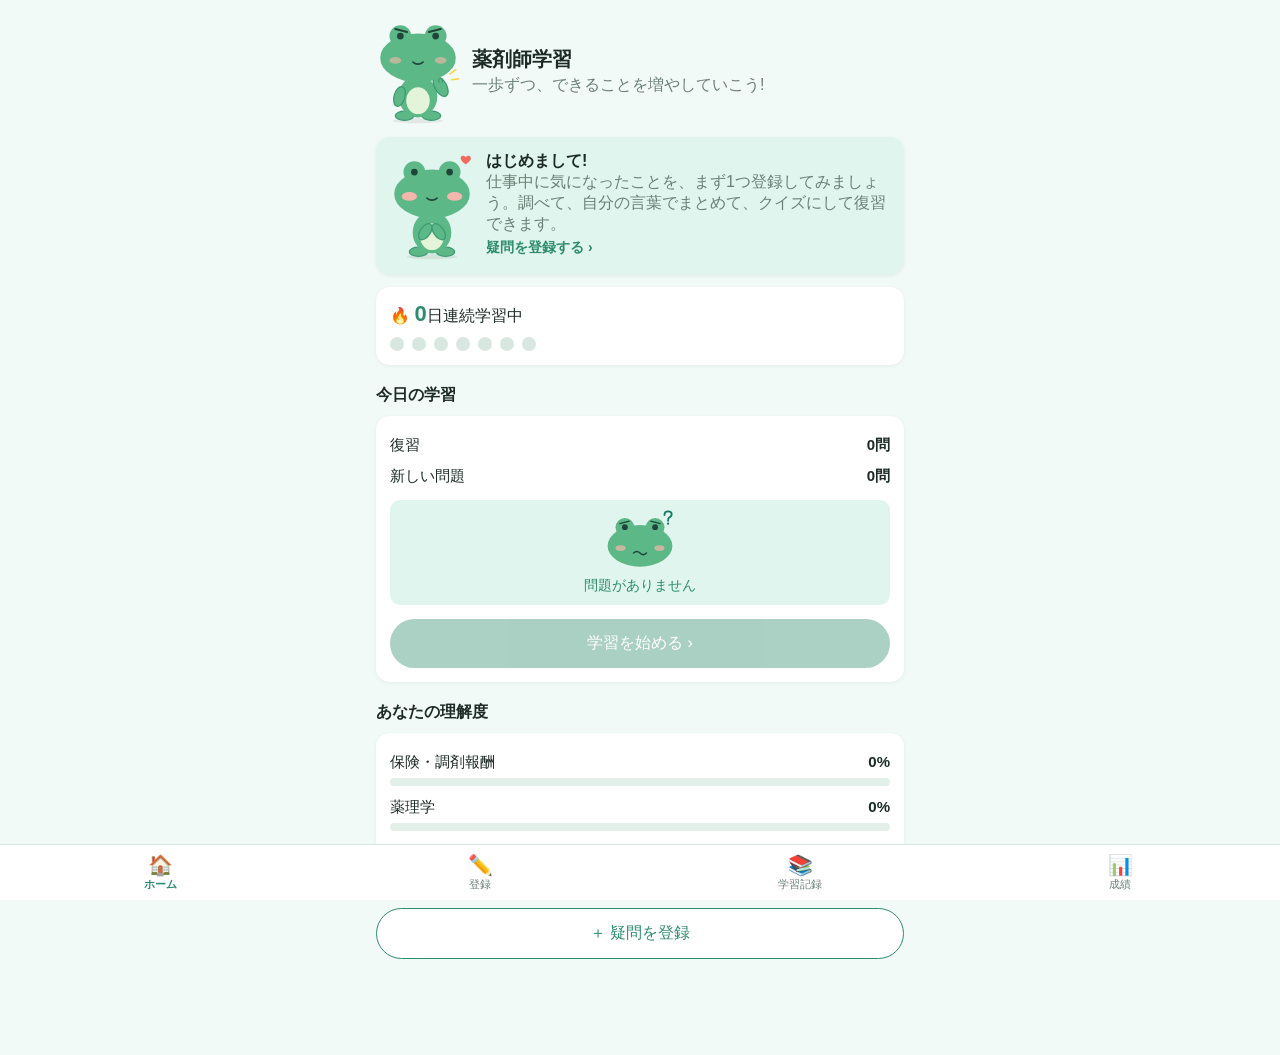
<file: index.html>
<!DOCTYPE html>
<html lang="ja">
<head>
<meta charset="utf-8">
<meta name="viewport" content="width=device-width, initial-scale=1, viewport-fit=cover">
<meta name="apple-mobile-web-app-capable" content="yes">
<meta name="mobile-web-app-capable" content="yes">
<meta name="apple-mobile-web-app-title" content="薬剤師学習">
<meta name="apple-mobile-web-app-status-bar-style" content="default">
<meta name="theme-color" content="#2e8c6e">
<link rel="manifest" href="manifest.json">
<link rel="apple-touch-icon" href="icons/icon-180.png">
<link rel="stylesheet" href="style.css">
<title>薬剤師学習</title>
</head>
<body>
<main id="screen"></main>
<nav id="tabbar">
  <button data-tab="home" class="active"><span>🏠</span>ホーム</button>
  <button data-tab="register"><span>✏️</span>登録</button>
  <button data-tab="database"><span>📚</span>学習記録</button>
  <button data-tab="stats"><span>📊</span>成績</button>
</nav>
<script src="js/stats.js"></script>
<script src="js/db.js"></script>
<script src="js/backup.js"></script>
<script src="js/learn.js"></script>
<script src="js/frog.js"></script>
<script src="js/ui.js"></script>
<script src="js/screens/register.js"></script>
<script src="js/screens/note.js"></script>
<script src="js/screens/quizEdit.js"></script>
<script src="js/screens/home.js"></script>
<script src="js/screens/database.js"></script>
<script src="js/screens/noteDetail.js"></script>
<script src="js/screens/quizList.js"></script>
<script src="js/screens/stats.js"></script>
<script src="js/screens/settings.js"></script>
<script src="js/screens/quiz.js"></script>
<script src="js/app.js"></script>
</body>
</html>
</file>
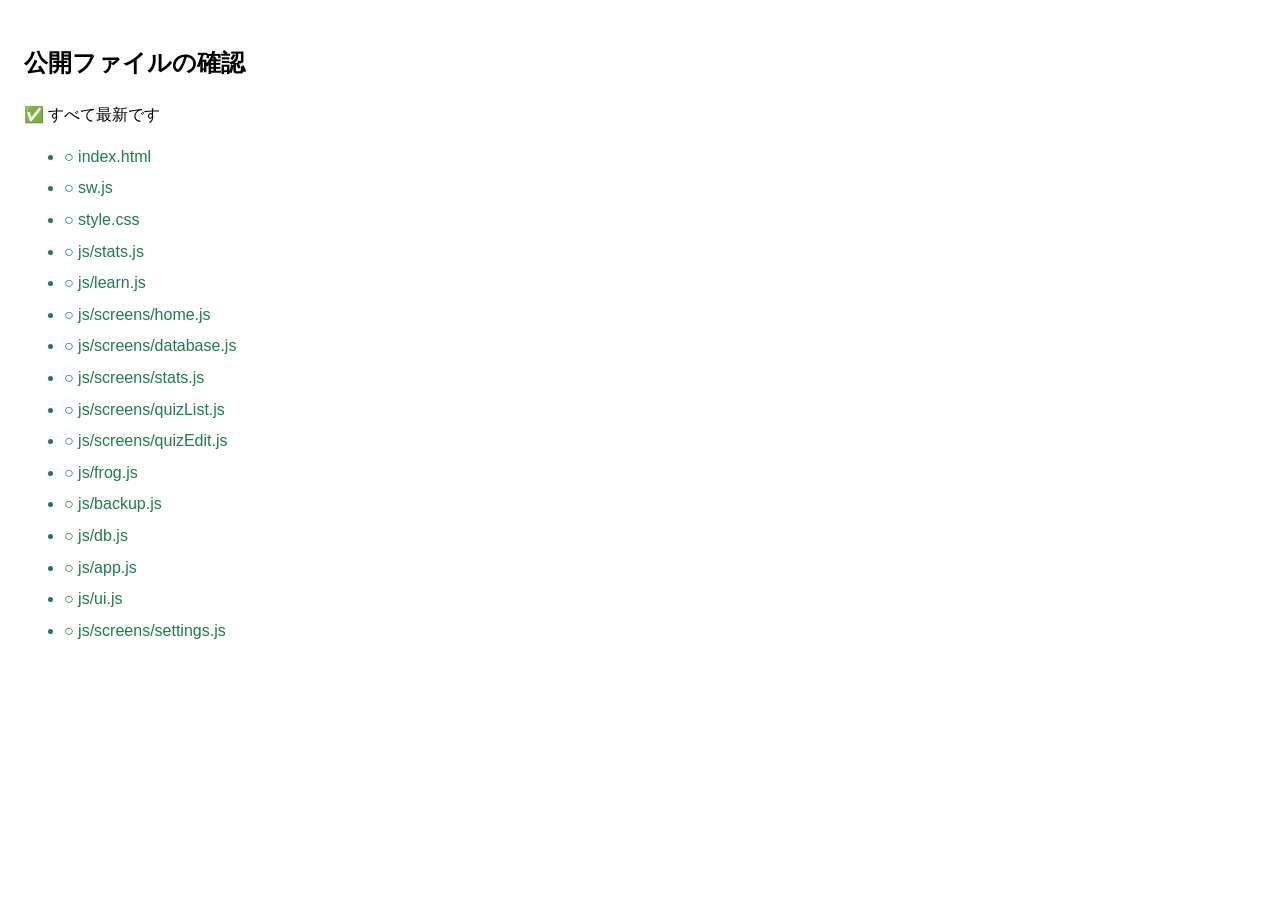
<file: check.html>
<!DOCTYPE html>
<html lang="ja"><head><meta charset="utf-8"><meta name="viewport" content="width=device-width, initial-scale=1">
<title>ファイル確認</title>
<style>body{font-family:sans-serif;padding:16px;line-height:1.6}li{margin:6px 0}.ok{color:#1a7f4b}.ng{color:#c00;font-weight:bold}small{color:#666}</style>
</head><body>
<h2>公開ファイルの確認</h2>
<p id="summary">確認中…</p><ul id="log"></ul>
<script>
// [ファイル, [最新版に含まれる目印の文字列...]]
const CHECKS = [
  ['index.html', ['js/screens/quizList.js', 'js/frog.js', 'js/backup.js']],
  ['sw.js', ['pharma-app-v11']],
  ['style.css', ['.qitem']],
  ['js/stats.js', ['lastResult']],
  ['js/learn.js', ['STAR_FILTERS', 'filterQuizzes', 'activity']],
  ['js/screens/home.js', ['d.activity']],
  ['js/screens/database.js', ['sfilter']],
  ['js/screens/stats.js', ['qlist']],
  ['js/screens/quizList.js', ['Screens.quizList']],
  ['js/screens/quizEdit.js', ['Screens.quizEdit']],
  ['js/frog.js', ['Frog']],
  ['js/backup.js', ['resetAll']],
  ['js/db.js', ['clearMany']],
  ['js/app.js', ['App']],
  ['js/ui.js', ['confirmDialog']],
  ['js/screens/settings.js', ['resetAll']],
];
(async () => {
  let bad = 0; const out = [];
  for (const [path, marks] of CHECKS) {
    try {
      const r = await fetch(path + '?t=' + Date.now(), { cache: 'no-store' });
      if (!r.ok) { bad++; out.push(`<li class="ng">× ${path} … 見つかりません(${r.status})。この場所にファイルがありません</li>`); continue; }
      const t = await r.text();
      const miss = marks.filter(m => !t.includes(m));
      if (miss.length) { bad++; out.push(`<li class="ng">× ${path} … 古い内容のままです<br><small>(最新版にある「${miss.join('」「')}」が見つかりません)</small></li>`); }
      else out.push(`<li class="ok">○ ${path}</li>`);
    } catch (e) { bad++; out.push(`<li class="ng">× ${path} … 読み込めません</li>`); }
  }
  document.getElementById('log').innerHTML = out.join('');
  document.getElementById('summary').textContent = bad === 0 ? '✅ すべて最新です' : `❌ ${bad}件に問題があります(赤いファイルを入れ替えてください)`;
})();
</script></body></html>
</file>
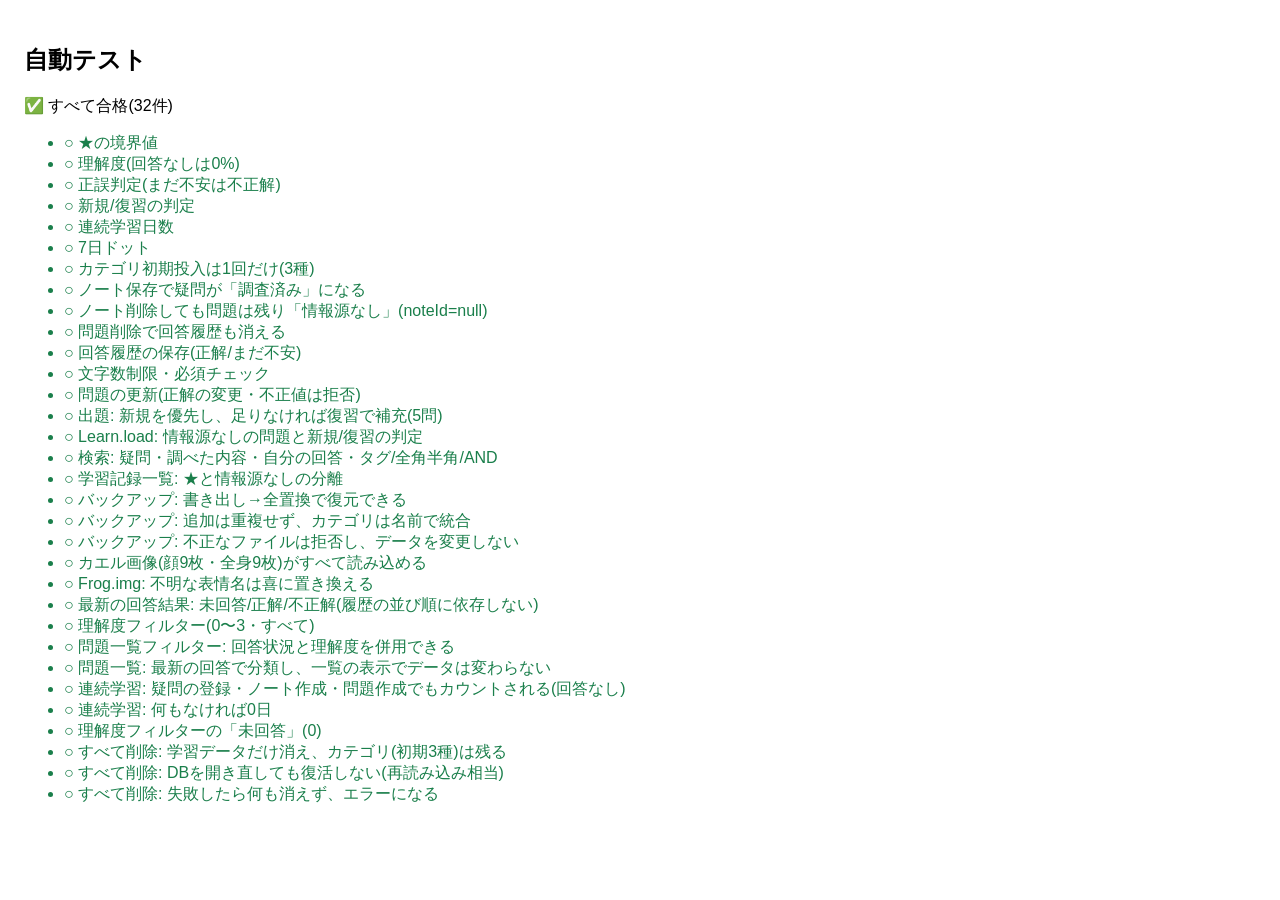
<file: tests.html>
<!DOCTYPE html>
<html lang="ja"><head><meta charset="utf-8"><meta name="viewport" content="width=device-width">
<title>テスト</title>
<style>body{font-family:sans-serif;padding:16px}.ok{color:#1a7f4b}.ng{color:#c00;font-weight:bold}</style>
</head><body>
<h2>自動テスト</h2><p id="summary">実行中…</p><ul id="log"></ul>
<script src="js/stats.js"></script>
<script src="js/db.js"></script>
<script src="js/backup.js"></script>
<script src="js/learn.js"></script>
<script src="js/frog.js"></script>
<script>
const results = [];
const eq = (a, b, msg) => { if (a !== b) throw new Error(`${msg || ''} 期待:${b} 実際:${a}`); };
async function test(name, fn) {
  try { await fn(); results.push([name, true]); }
  catch (e) { results.push([name, false, e.message]); }
}
async function freshDB() { await DB.open('test-' + Math.random()); await DB.seedIfNeeded(); }
async function setup() { // カテゴリ・疑問・ノート・問題を1つずつ作る
  await freshDB();
  const cat = (await DB.getAll('categories'))[0];
  const q = await DB.addQuestion({ categoryId: cat.id, content: '疑問' });
  const note = await DB.saveNote(q.id, { researchedContent: '調査', myAnswer: '回答' });
  const quiz = await DB.addQuiz({ noteId: note.id, questionText: 'Q',
    choices: { A: 'a', B: 'b', C: 'c', D: 'd' }, correctAnswer: 'B' });
  return { cat, q, note, quiz };
}

(async () => {
  await test('★の境界値', () => {
    eq(Stats.stars(0, 0), 0); eq(Stats.stars(9, 10), 3); eq(Stats.stars(89, 100), 2);
    eq(Stats.stars(5, 10), 2); eq(Stats.stars(49, 100), 1);
  });
  await test('理解度(回答なしは0%)', () => {
    eq(Stats.accuracyPercent(0, 0), 0); eq(Stats.accuracyPercent(76, 100), 76);
  });
  await test('正誤判定(まだ不安は不正解)', () => {
    eq(Stats.judge('B', 'B'), true); eq(Stats.judge('A', 'B'), false); eq(Stats.judge('unsure', 'B'), false);
  });
  await test('新規/復習の判定', () => {
    const h = (t, ok) => ({ answeredAt: t, isCorrect: ok });
    eq(Stats.isNew([]), true);
    eq(Stats.isNew([h('2026-01-01', false), h('2026-01-02', true)]), false);
    eq(Stats.isNew([h('2026-01-02', true), h('2026-01-01', false)]), false, '順序に依存しない');
    eq(Stats.isNew([h('2026-01-01', true), h('2026-01-03', false)]), true);
  });
  await test('連続学習日数', () => {
    const today = new Date(2026, 9, 8, 12);
    const d = n => { const x = new Date(today); x.setDate(x.getDate() - n); return x; };
    eq(Stats.streak([], today), 0);
    eq(Stats.streak([d(0), d(1), d(2)], today), 3);
    eq(Stats.streak([d(1), d(2)], today), 2, '今日未回答でも維持');
    eq(Stats.streak([d(2), d(3)], today), 0, '途切れ');
  });
  await test('7日ドット', () => {
    const today = new Date(2026, 9, 8, 12);
    eq(Stats.last7([], today).filter(Boolean).length, 0);
    eq(Stats.last7([today], today)[6], true);
  });
  await test('カテゴリ初期投入は1回だけ(3種)', async () => {
    await freshDB(); await DB.seedIfNeeded();
    eq((await DB.getAll('categories')).length, 3);
  });
  await test('ノート保存で疑問が「調査済み」になる', async () => {
    const { q } = await setup();
    eq((await DB.get('questions', q.id)).status, '調査済み');
  });
  await test('ノート削除しても問題は残り「情報源なし」(noteId=null)', async () => {
    const { note, quiz } = await setup();
    await DB.deleteNote(note.id);
    eq((await DB.getAll('quizzes')).length, 1);
    eq((await DB.get('quizzes', quiz.id)).noteId, null);
  });
  await test('問題削除で回答履歴も消える', async () => {
    const { quiz } = await setup();
    await DB.answerQuiz(quiz.id, 'B');
    await DB.deleteQuiz(quiz.id);
    eq((await DB.getAll('histories')).length, 0);
  });
  await test('回答履歴の保存(正解/まだ不安)', async () => {
    const { quiz } = await setup();
    eq((await DB.answerQuiz(quiz.id, 'B')).isCorrect, true);
    eq((await DB.answerQuiz(quiz.id, 'unsure')).isCorrect, false);
  });
  await test('文字数制限・必須チェック', async () => {
    await freshDB();
    const cat = (await DB.getAll('categories'))[0];
    let failed = 0;
    try { await DB.addQuestion({ categoryId: cat.id, content: 'あ'.repeat(201) }); } catch { failed++; }
    try { await DB.addQuestion({ categoryId: null, content: 'x' }); } catch { failed++; }
    try { await DB.addQuiz({ noteId: null, questionText: 'Q', choices: {}, correctAnswer: 'A' }); } catch { failed++; }
    eq(failed, 3);
  });

  await test('問題の更新(正解の変更・不正値は拒否)', async () => {
    const { quiz } = await setup();
    const ch = { A: 'a', B: 'b', C: 'c', D: 'd' };
    const u = await DB.updateQuiz(quiz.id, { questionText: '新', choices: ch, correctAnswer: 'C' });
    eq(u.correctAnswer, 'C'); eq((await DB.get('quizzes', quiz.id)).questionText, '新');
    let failed = 0;
    try { await DB.updateQuiz(quiz.id, { questionText: '新', choices: ch, correctAnswer: 'E' }); } catch { failed++; }
    try { await DB.updateQuiz(quiz.id, { questionText: '', choices: ch, correctAnswer: 'A' }); } catch { failed++; }
    eq(failed, 2);
  });

  await test('出題: 新規を優先し、足りなければ復習で補充(5問)', () => {
    const mk = (n, isNew) => Array.from({ length: n }, (_, i) => ({ id: (isNew ? 'n' : 'r') + i, isNew }));
    let r = QuizSelector.pick([...mk(8, true), ...mk(8, false)], 5);
    eq(r.length, 5); eq(r.every(x => x.isNew), true, '新規のみ');
    r = QuizSelector.pick([...mk(3, true), ...mk(10, false)], 5);
    eq(r.filter(x => x.isNew).length, 3); eq(r.length, 5);
    eq(QuizSelector.pick(mk(2, false), 5).length, 2, '5問未満');
    eq(QuizSelector.pick([], 5).length, 0);
  });
  await test('Learn.load: 情報源なしの問題と新規/復習の判定', async () => {
    const { note, quiz } = await setup();
    let d = await Learn.load();
    eq(d.items[0].isNew, true); eq(d.items[0].note.id, note.id);
    await DB.answerQuiz(quiz.id, 'B');
    d = await Learn.load(); eq(d.items[0].isNew, false, '正解後は復習');
    await DB.answerQuiz(quiz.id, 'unsure', new Date(Date.now() + 1000));
    d = await Learn.load(); eq(d.items[0].isNew, true, '不正解後は新規');
    await DB.deleteNote(note.id);
    d = await Learn.load(); eq(d.items[0].note, null, '情報源なし');
  });

  await test('検索: 疑問・調べた内容・自分の回答・タグ/全角半角/AND', async () => {
    await freshDB();
    const cat = (await DB.getAll('categories'))[0];
    const q = await DB.addQuestion({ categoryId: cat.id, content: 'DOACとNSAIDs', tags: ['相互作用'] });
    await DB.saveNote(q.id, { researchedContent: '消化管出血', myAnswer: '患者背景を確認' });
    const e = (await Learn.loadNotes()).entries[0];
    eq(Learn.matches(e, 'nsaids'), true, '大小文字'); eq(Learn.matches(e, 'ＮＳＡＩＤｓ'), true, '全角');
    eq(Learn.matches(e, '出血'), true, '調べた内容'); eq(Learn.matches(e, '患者背景'), true, '自分の回答');
    eq(Learn.matches(e, '相互作用'), true, 'タグ'); eq(Learn.matches(e, 'NSAIDs 出血'), true, 'AND');
    eq(Learn.matches(e, 'NSAIDs 腎機能'), false); eq(Learn.matches(e, ''), true);
  });
  await test('学習記録一覧: ★と情報源なしの分離', async () => {
    const { note, quiz } = await setup();
    let r = await Learn.loadNotes();
    eq(r.entries[0].stars, 0, '未回答'); eq(r.entries[0].last, null);
    await DB.answerQuiz(quiz.id, 'B');
    r = await Learn.loadNotes();
    eq(r.entries[0].stars, 3); eq(r.entries[0].total, 1);
    await DB.deleteQuestion(r.entries[0].question.id);
    r = await Learn.loadNotes();
    eq(r.entries.length, 0); eq(r.orphans.length, 1, '問題は情報源なしで残る');
  });

  await test('バックアップ: 書き出し→全置換で復元できる', async () => {
    const { quiz } = await setup();
    await DB.answerQuiz(quiz.id, 'B');
    const data = JSON.parse(JSON.stringify(await Backup.export()));
    await freshDB();
    await Backup.import(data, 'replace');
    eq((await DB.getAll('questions')).length, 1); eq((await DB.getAll('notes')).length, 1);
    eq((await DB.getAll('quizzes')).length, 1); eq((await DB.getAll('histories')).length, 1);
  });
  await test('バックアップ: 追加は重複せず、カテゴリは名前で統合', async () => {
    await setup();
    const data = JSON.parse(JSON.stringify(await Backup.export()));
    await freshDB();                                  // 別端末(初期カテゴリのidが違う)
    await Backup.import(data, 'merge');
    await Backup.import(data, 'merge');               // 2回入れても増えない
    eq((await DB.getAll('categories')).length, 3, 'カテゴリが重複しない');
    eq((await DB.getAll('questions')).length, 1); eq((await DB.getAll('quizzes')).length, 1);
    const q = (await DB.getAll('questions'))[0];
    eq(!!(await DB.get('categories', q.categoryId)), true, '疑問のカテゴリが存在する');
  });
  await test('バックアップ: 不正なファイルは拒否し、データを変更しない', async () => {
    await setup();
    let failed = 0;
    try { await Backup.import({ app: 'other' }, 'replace'); } catch { failed++; }
    try { await Backup.import({ app: 'pharma-app', schemaVersion: 1, categories: [] }, 'replace'); } catch { failed++; }
    eq(failed, 2); eq((await DB.getAll('questions')).length, 1);
  });

  await test('カエル画像(顔9枚・全身9枚)がすべて読み込める', async () => {
    const bad = [];
    await Promise.all(Frog.NAMES.flatMap(n => ['face', 'body'].map(k => new Promise(res => {
      const i = new Image(); i.onload = () => res();
      i.onerror = () => { bad.push(k + '/' + n); res(); }; i.src = Frog.src(n, k);
    }))));
    eq(bad.length, 0, '読み込めない: ' + bad.join(', '));
  });
  await test('Frog.img: 不明な表情名は喜に置き換える', () => {
    eq(Frog.img('xxx').includes('face/joy.svg'), true);
    eq(Frog.img('worry', 'body', 50).includes('body/worry.svg'), true);
  });

  await test('最新の回答結果: 未回答/正解/不正解(履歴の並び順に依存しない)', () => {
    const h = (t, ok) => ({ answeredAt: new Date(t).toISOString(), isCorrect: ok });
    eq(Stats.lastResult([]), 'none');
    eq(Stats.lastResult([h(1000, false), h(2000, true)]), 'correct');
    eq(Stats.lastResult([h(2000, true), h(1000, false)]), 'correct', '順序に依存しない');
    eq(Stats.lastResult([h(1000, true), h(2000, false)]), 'wrong', '過去の正解が最新を上書きしない');
  });
  await test('理解度フィルター(0〜3・すべて)', () => {
    eq(Learn.starOk(0, 'all'), true); eq(Learn.starOk(0, 0), true);
    eq(Learn.starOk(0, 1), false); eq(Learn.starOk(3, 3), true); eq(Learn.starOk(2, 3), false);
  });
  await test('問題一覧フィルター: 回答状況と理解度を併用できる', () => {
    const rows = [{ status: 'wrong', stars: 1 }, { status: 'wrong', stars: 2 }, { status: 'correct', stars: 1 },
                  { status: 'none', stars: 0 }, { status: 'correct', stars: 3 }];
    eq(Learn.filterQuizzes(rows, {}).length, 5, 'すべて');
    eq(Learn.filterQuizzes(rows, { status: 'none' }).length, 1, '未回答');
    eq(Learn.filterQuizzes(rows, { status: 'correct' }).length, 2);
    eq(Learn.filterQuizzes(rows, { status: 'wrong', stars: 1 }).length, 1, '不正解かつ★1');
    eq(Learn.filterQuizzes(rows, { stars: 0 }).length, 1, '未設定(0)');
    eq(Learn.filterQuizzes(rows, { status: 'correct', stars: 2 }).length, 0);
  });
  await test('問題一覧: 最新の回答で分類し、一覧の表示でデータは変わらない', async () => {
    const { quiz } = await setup();
    let r = Learn.quizRow((await Learn.load()).items[0]);
    eq(r.status, 'none'); eq(r.stars, 0);
    await DB.answerQuiz(quiz.id, 'B', new Date(2000));      // 正解
    await DB.answerQuiz(quiz.id, 'A', new Date(1000));      // 過去の不正解(あとから保存)
    r = Learn.quizRow((await Learn.load()).items[0]);
    eq(r.status, 'correct', '最新(日時)の回答で判定'); eq(r.total, 2); eq(r.stars, 2, '1/2=50%→★2');
    Learn.filterQuizzes([r], { status: 'wrong' });
    eq((await DB.getAll('histories')).length, 2, '履歴は変更されない');
    eq((await DB.getAll('quizzes')).length, 1);
  });

  await test('連続学習: 疑問の登録・ノート作成・問題作成でもカウントされる(回答なし)', async () => {
    const { q, note, quiz } = await setup();
    const day = n => { const x = new Date(); x.setHours(12, 0, 0, 0); x.setDate(x.getDate() - n); return x.toISOString(); };
    await DB.put('questions', { ...q, createdAt: day(2) });      // 2日前: 疑問を登録
    await DB.put('notes', { ...note, createdAt: day(1) });       // 昨日: 学習記録をつけた
    await DB.put('quizzes', { ...quiz, createdAt: day(0) });     // 今日: 問題を作成
    const d = await Learn.load();
    eq(d.histories.length, 0, '回答履歴はなし');
    eq(Stats.streak(d.activity), 3);
    eq(Stats.last7(d.activity).filter(Boolean).length, 3);
  });
  await test('連続学習: 何もなければ0日', async () => {
    await freshDB();
    eq(Stats.streak((await Learn.load()).activity), 0);
  });
  await test('理解度フィルターの「未回答」(0)', () => {
    eq(STAR_FILTERS[1][1], '未回答'); eq(STAR_FILTERS[1][0], 0);
  });

  await test('すべて削除: 学習データだけ消え、カテゴリ(初期3種)は残る', async () => {
    const { quiz } = await setup();
    await DB.answerQuiz(quiz.id, 'B');
    await Backup.resetAll(false);
    for (const s of ['questions', 'notes', 'quizzes', 'histories'])
      eq((await DB.getAll(s)).length, 0, s + ' が空');
    eq((await DB.getAll('categories')).length, 3, 'カテゴリは残る');
    const d = await Learn.load();
    eq(d.items.length, 0); eq(Stats.streak(d.activity), 0, '連続日数も0');
  });
  await test('すべて削除: DBを開き直しても復活しない(再読み込み相当)', async () => {
    const name = 'test-reload-' + Math.random();
    await DB.open(name); await DB.seedIfNeeded();
    const cat = (await DB.getAll('categories'))[0];
    await DB.addQuestion({ categoryId: cat.id, content: '消える疑問' });
    await Backup.resetAll(false);
    DB.close(); await DB.open(name);
    eq((await DB.getAll('questions')).length, 0);
  });
  await test('すべて削除: 失敗したら何も消えず、エラーになる', async () => {
    await setup();
    let failed = false;
    try { await DB.clearMany(['questions', 'ない保管庫']); } catch { failed = true; }
    eq(failed, true, 'エラーが通知される');
    eq((await DB.getAll('questions')).length, 1, 'データは残っている');
  });

  const ng = results.filter(r => !r[1]).length;
  document.getElementById('summary').textContent =
    ng === 0 ? `✅ すべて合格(${results.length}件)` : `❌ ${ng}件失敗 / ${results.length}件`;
  document.getElementById('log').innerHTML = results.map(([n, ok, m]) =>
    `<li class="${ok ? 'ok' : 'ng'}">${ok ? '○' : '×'} ${n}${m ? ' … ' + m : ''}</li>`).join('');
})();
</script>
</body></html>
</file>
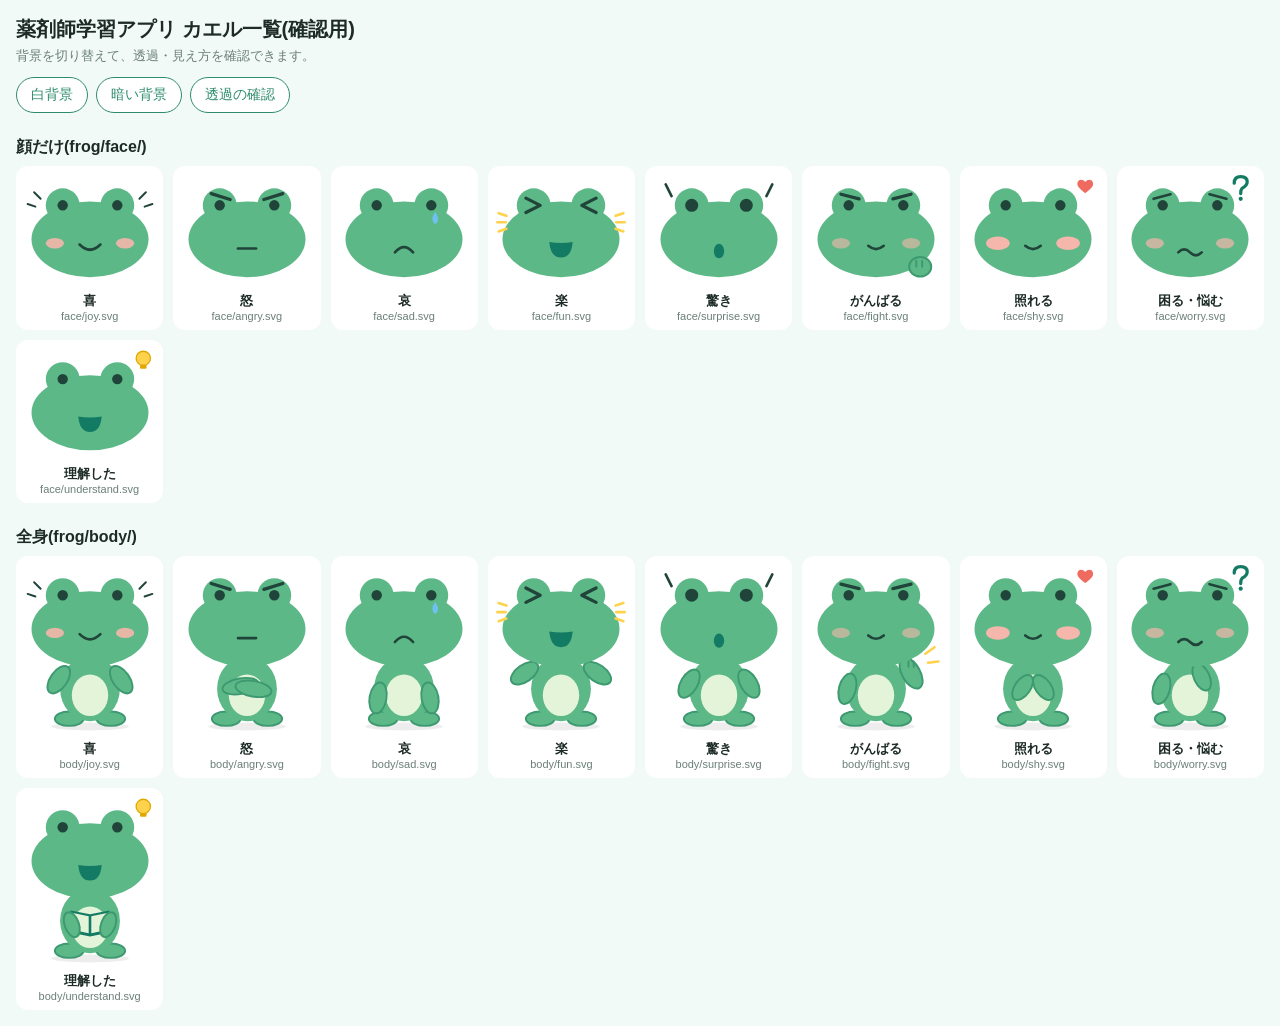
<file: frog/preview.html>
<!DOCTYPE html>
<html lang="ja"><head><meta charset="utf-8">
<meta name="viewport" content="width=device-width, initial-scale=1">
<title>カエル一覧(確認用)</title>
<style>
body{margin:0;padding:16px;font-family:-apple-system,"Hiragino Sans",sans-serif;background:#f2faf7;color:#1d2b26}
h1{font-size:20px;margin:0 0 4px}h2{font-size:16px;margin:24px 0 8px}
.tools{display:flex;gap:8px;margin:12px 0;flex-wrap:wrap}
.tools button{border:1px solid #2e8c6e;background:#fff;color:#2e8c6e;border-radius:99px;padding:8px 14px;font-size:14px}
.grid{display:grid;grid-template-columns:repeat(auto-fill,minmax(140px,1fr));gap:10px}
.cell{border-radius:12px;padding:8px;text-align:center;background:#fff}
.cell img{width:100%;max-width:130px;height:auto;display:block;margin:0 auto 6px}
.cell b{font-size:13px}.cell small{display:block;color:#6b7f77;font-size:11px}
body.dark .cell{background:#1d2b26;color:#fff}
body.check .cell{background-color:#fff;background-image:linear-gradient(45deg,#e6efeb 25%,transparent 25%,transparent 75%,#e6efeb 75%),linear-gradient(45deg,#e6efeb 25%,transparent 25%,transparent 75%,#e6efeb 75%);background-size:16px 16px;background-position:0 0,8px 8px}
</style></head><body>
<h1>薬剤師学習アプリ カエル一覧(確認用)</h1>
<div style="color:#6b7f77;font-size:13px">背景を切り替えて、透過・見え方を確認できます。</div>
<div class="tools">
  <button data-bg="">白背景</button><button data-bg="dark">暗い背景</button><button data-bg="check">透過の確認</button>
</div>
<h2>顔だけ(frog/face/)</h2><div class="grid" id="face"></div>
<h2>全身(frog/body/)</h2><div class="grid" id="body"></div>
<script>
const list = [['joy','喜'],['angry','怒'],['sad','哀'],['fun','楽'],['surprise','驚き'],
              ['fight','がんばる'],['shy','照れる'],['worry','困る・悩む'],['understand','理解した']];
let missing = 0;
for (const kind of ['face', 'body'])
  document.getElementById(kind).innerHTML = list.map(([f, n]) =>
    `<div class="cell"><img src="${kind}/${f}.svg" alt="${n}" onerror="this.style.outline='2px solid red';this.alt='読み込み失敗'"><b>${n}</b><small>${kind}/${f}.svg</small></div>`).join('');
document.querySelectorAll('.tools button').forEach(b => b.onclick = () => { document.body.className = b.dataset.bg; });
</script>
</body></html>
</file>
<file: style.css>
:root{--primary:#2e8c6e;--light:#e0f5ed;--bg:#f2faf7;--text:#1d2b26;--sub:#6b7f77;--radius:14px}
*{box-sizing:border-box;-webkit-tap-highlight-color:transparent}
html,body{margin:0;height:100%}
body{background:var(--bg);color:var(--text);
  font-family:-apple-system,"Hiragino Sans","Noto Sans JP",sans-serif}
#screen{padding:calc(env(safe-area-inset-top) + 16px) 16px 96px;max-width:560px;margin:0 auto}
h1{font-size:20px;margin:0 0 16px}
.card{background:#fff;border-radius:var(--radius);padding:14px;margin-bottom:12px;
  box-shadow:0 1px 4px rgba(0,0,0,.06)}
.muted{color:var(--sub)}
.btn{display:block;width:100%;border:0;border-radius:999px;background:var(--primary);
  color:#fff;font-size:16px;padding:14px}
#tabbar{position:fixed;left:0;right:0;bottom:0;display:flex;background:#fff;
  border-top:1px solid #d8e8e1;padding-bottom:env(safe-area-inset-bottom)}
#tabbar button{flex:1;border:0;background:none;padding:8px 0;font-size:11px;color:var(--sub)}
#tabbar button span{display:block;font-size:20px}
#tabbar button.active{color:var(--primary);font-weight:600}

/* ---- フォーム・一覧 ---- */
h2{font-size:16px;margin:20px 0 10px}
.lbl{font-size:13px;font-weight:600;margin:12px 0 6px}
.req{color:#d9534f}
textarea,input{width:100%;font-size:16px;font-family:inherit;border:1px solid #cfe3da;
  border-radius:10px;padding:10px;background:#fbfefd;color:var(--text)}
textarea{resize:vertical}
.counter{text-align:right;font-size:12px;color:var(--sub);margin-top:2px}
.cats{display:flex;flex-direction:column;gap:8px}
.cat{border:1px solid #cfe3da;background:#fbfefd;border-radius:10px;padding:12px;
  font-size:15px;text-align:left;color:var(--text)}
.cat.on{background:var(--light);border-color:var(--primary);color:var(--primary);font-weight:600}
.tagrow{display:flex;gap:8px}
.small{border:0;border-radius:10px;background:var(--light);color:var(--primary);padding:0 16px;font-size:15px;white-space:nowrap}
.chips{display:flex;flex-wrap:wrap;gap:6px;margin:8px 0 14px}
.chip{background:var(--light);color:var(--primary);border-radius:999px;padding:4px 10px;font-size:13px}
.chip button{border:0;background:none;color:inherit;font-size:14px;padding:0 0 0 4px}
.badge{background:var(--primary);color:#fff;border-radius:6px;padding:2px 8px;font-size:12px}
.meta{display:flex;gap:8px;align-items:center;margin-bottom:6px}
.qtext{font-size:15px;line-height:1.5;white-space:pre-wrap;margin-bottom:6px}
.tap{cursor:pointer}
.row{display:flex;justify-content:space-between;align-items:center}
.go{color:var(--primary);font-size:14px;font-weight:600}
.link{border:0;background:none;font-size:13px;padding:4px 0}
.danger{color:#d9534f}
.topbar{display:flex;align-items:center;gap:8px;margin-bottom:12px}
.topbar h1{margin:0}
.back{border:0;background:none;color:var(--primary);font-size:16px;padding:6px 8px 6px 0}
.toast{position:fixed;left:50%;bottom:100px;transform:translateX(-50%);background:#1d2b26;
  color:#fff;padding:10px 16px;border-radius:999px;font-size:14px;z-index:10;max-width:90%}

/* ---- 問題作成・プレビュー ---- */
input[type=radio]{width:auto}
.btn.ghost{background:#fff;color:var(--primary);border:1px solid var(--primary);margin-top:10px}
.card .btn{margin-top:14px}
.opt-edit{display:flex;gap:8px;align-items:flex-start;margin-bottom:8px}
.radio{display:flex;flex-direction:column;align-items:center;gap:2px;min-width:44px;padding-top:6px}
.optk{display:inline-flex;align-items:center;justify-content:center;width:28px;height:28px;
  border-radius:50%;background:var(--light);color:var(--primary);font-weight:700;font-size:14px}
.tiny{font-size:11px}.note{font-weight:400;font-size:11px}
.opt{display:flex;align-items:center;gap:10px;border:1px solid #cfe3da;border-radius:12px;
  padding:12px;margin:8px 0;background:#fbfefd}
.opt span:nth-child(2){flex:1;white-space:pre-wrap}
.opt.ok{background:var(--light);border-color:var(--primary)}
.opt.unsure{background:#f4f4f4;border-style:dashed;color:var(--sub)}
.tick{color:var(--primary);font-size:13px}
.big{font-size:17px;font-weight:600}
.src summary{font-size:14px;color:var(--primary);font-weight:600}
.center{text-align:center}.bigicon{font-size:40px}

/* ---- ホーム・クイズ ---- */
.hero{display:flex;gap:12px;align-items:center;margin-bottom:12px}
.hero h1{margin:0 0 2px}.frog{font-size:48px}
.streak{font-size:16px}.streak b{font-size:22px;color:var(--primary)}
.dots{display:flex;gap:8px;margin-top:10px}
.dot{width:14px;height:14px;border-radius:50%;background:#d8e8e1;display:inline-block}
.dot.on{background:var(--primary)}
.statrow{display:flex;justify-content:space-between;padding:6px 0;font-size:15px}
.bar{height:8px;background:#e3efe9;border-radius:99px;overflow:hidden;margin-bottom:6px}
.bar i{display:block;height:100%;background:var(--primary)}
.empty{background:var(--light);color:var(--primary);border-radius:10px;padding:10px;
  text-align:center;margin:8px 0;font-size:14px}
.btn:disabled{opacity:.4}
.qhead{display:flex;align-items:center;gap:10px;margin-bottom:12px}
.progress{flex:1;height:8px;background:#e3efe9;border-radius:99px;overflow:hidden}
.progress i{display:block;height:100%;background:var(--primary)}
.opt.pick{width:100%;text-align:left;font-size:15px;font-family:inherit;color:var(--text)}
.opt.pick.on{background:var(--light);border-color:var(--primary)}
.opt.bad{background:#fdecea;border-color:#d9534f}
.badge.gray{background:#9aa9a2}
.banner{border-radius:12px;padding:14px;font-size:20px;font-weight:700;text-align:center;margin-bottom:12px}
.banner.ok{background:var(--primary);color:#fff}
.banner.ng{background:#d9534f;color:#fff}
.score{font-size:24px;font-weight:700;color:var(--primary);margin-top:6px}
.link{color:var(--primary);font-weight:600;font-size:14px}

/* ---- データベース ---- */
input[type=search]{margin-bottom:10px}
.filter{margin:0 0 12px}
.chip.pill{border:1px solid #cfe3da;background:#fff;color:var(--sub);font-size:14px;padding:6px 14px}
.chip.pill.on{background:var(--primary);color:#fff;border-color:var(--primary)}
.stars{color:#e0a800;font-size:14px;letter-spacing:1px}
.qrow{border-top:1px solid #e3efe9;padding:10px 0}
details summary{cursor:pointer;font-weight:600;color:var(--sub)}

/* ---- 成績・設定 ---- */
.statwrap{display:flex;gap:18px;align-items:center}
.ring{width:130px;height:130px;border-radius:50%;display:grid;place-items:center;flex:none}
.ring>div{width:98px;height:98px;border-radius:50%;background:#fff;display:flex;flex-direction:column;align-items:center;justify-content:center}
.pct{font-size:26px;color:var(--primary)}
.statlist{flex:1;display:flex;flex-direction:column;gap:10px}
.statlist div{display:flex;flex-direction:column}.statlist b{font-size:18px}
.card.warn{background:#fff8e6;border:1px solid #f0d58a;font-size:14px;line-height:1.5}
.card.warn .link{display:block;margin-top:6px}
.radiorow{display:flex;gap:8px;align-items:flex-start;font-size:14px;margin:8px 0}
.radiorow input{margin-top:3px}
input[type=file]{margin:10px 0;font-size:14px;padding:8px}

/* ---- カエル ---- */
.fg{height:auto;display:block;flex:none}
.herofrog{flex:none}
.frogrow{display:flex;justify-content:center;margin-bottom:6px}
.empty{display:flex;flex-direction:column;align-items:center;gap:6px}
.card.center .fg{margin:0 auto 6px}
.intro{display:flex;gap:12px;align-items:center;background:var(--light)}
.stop{display:flex;gap:10px;align-items:center;background:#fdecea;border-radius:12px;padding:8px 12px;margin:6px 0}
.stop[hidden]{display:none}
.toast{display:flex;align-items:center;gap:8px}

/* ---- 問題一覧 ---- */
.qitem summary{list-style:none;cursor:pointer;font-weight:400;color:var(--text)}
.qitem summary::-webkit-details-marker{display:none}
.clamp{display:-webkit-box;-webkit-line-clamp:2;-webkit-box-orient:vertical;overflow:hidden}
.badge.st-none{background:#9aa9a2}.badge.st-correct{background:var(--primary)}.badge.st-wrong{background:#d9534f}
.qbody{margin-top:10px;border-top:1px solid #e3efe9;padding-top:6px}
.hrow{display:flex;gap:8px;font-size:13px;padding:5px 0;border-top:1px solid #eef5f1}
.hrow .grow{flex:1}.okc{color:var(--primary)}.ngc{color:#d9534f}

/* ---- 確認画面・削除ボタン ---- */
.dangerbtn,.btn.dangerbtn{background:#d9534f;color:#fff;border:0}
.modal{position:fixed;inset:0;background:rgba(0,0,0,.45);display:flex;align-items:center;justify-content:center;z-index:20;padding:16px}
.dialog{background:#fff;border-radius:16px;padding:18px;width:100%;max-width:360px;max-height:90%;overflow:auto}
.dialog h3{margin:8px 0;font-size:17px}
.dbody{white-space:pre-wrap;font-size:14px;line-height:1.6;color:var(--text)}
.dbtns{display:flex;gap:10px;margin-top:16px}
.dbtns .btn{margin:0;flex:1;padding:12px}
</file>
